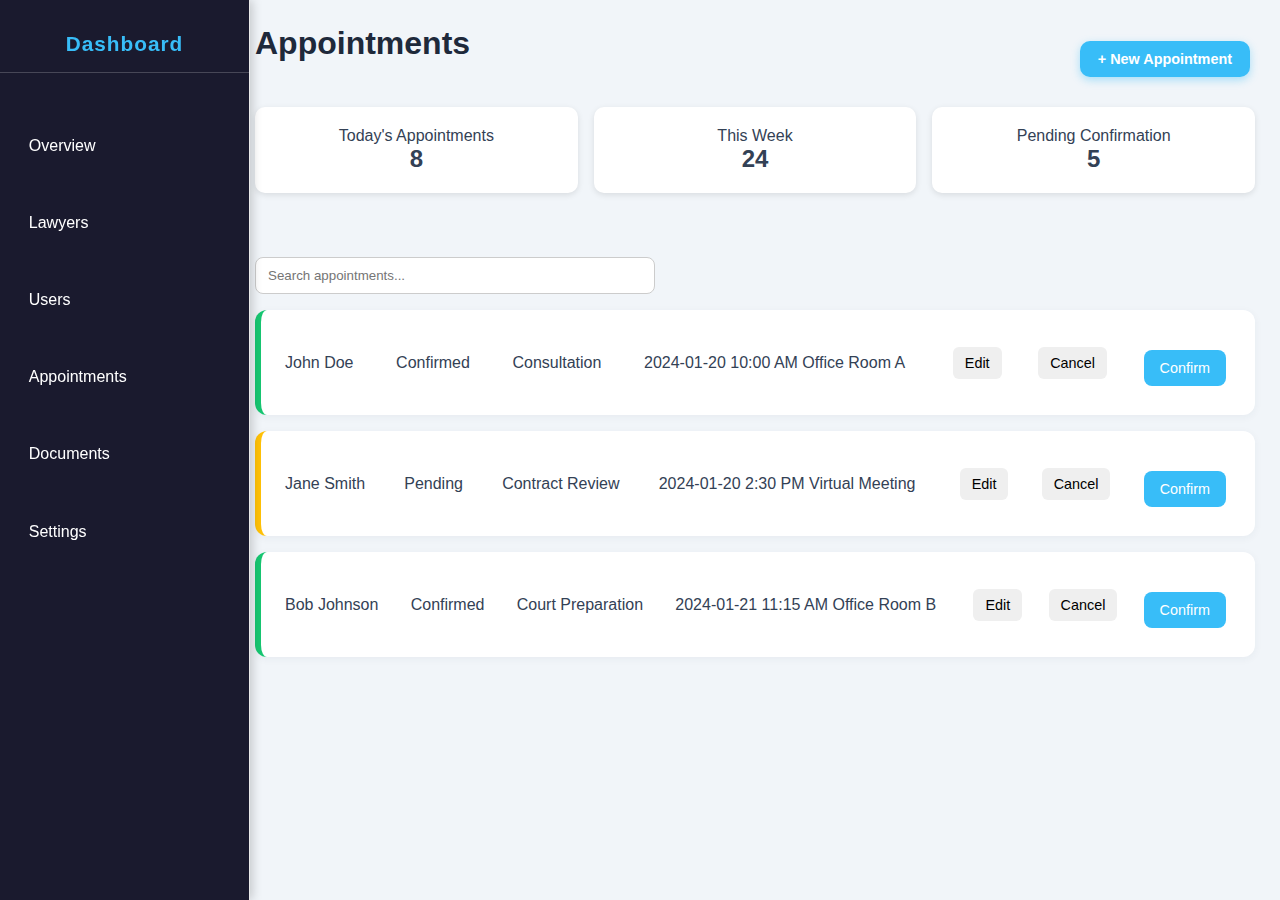
<file: appointments.html>
<!DOCTYPE html>
<html lang="en">
<head>
  <meta charset="UTF-8">
  <meta name="viewport" content="width=device-width, initial-scale=1.0">
  <title>Appointments</title>
  <link rel="stylesheet" href="style.css">
</head>
<body>
  <aside class="sidebar"> 

  <div class="sidebar-header">Dashboard</div>
  <nav>
    <ul>
      <li id="nav-overview"><a href="index.html">Overview</a></li>
      <li id="nav-lawyers"><a href="lawyers.html">Lawyers</a></li>
      <li id="nav-users"><a href="users.html">Users</a></li>
      <li id="nav-appointments"><a href="appointments.html">Appointments</a></li>
      <li id="nav-documents"><a href="documents.html">Documents</a></li>
      <li id="nav-settings"><a href="settings.html">Settings</a></li>
    </ul>
  </nav>
  </aside>
  <main>
    <header class="main-header">
      <h1>Appointments</h1>
      <button class="primary-btn">+ New Appointment</button>
    </header>
    <section class="dashboard-cards">
      <div class="card"><span>Today's Appointments</span><h2>8</h2></div>
      <div class="card"><span>This Week</span><h2>24</h2></div>
      <div class="card"><span>Pending Confirmation</span><h2>5</h2></div>
    </section>
    <section class="appointments-list">
      <input class="search-bar" type="text" placeholder="Search appointments...">
      <div class="appointment-card confirmed">
        <span>John Doe</span>
        <span>Confirmed</span>
        <span>Consultation</span>
        <span>2024-01-20 10:00 AM Office Room A</span>
        <button>Edit</button>
        <button>Cancel</button>
        <button class="primary-btn">Confirm</button>
      </div>
      <div class="appointment-card pending">
        <span>Jane Smith</span>
        <span>Pending</span>
        <span>Contract Review</span>
        <span>2024-01-20 2:30 PM Virtual Meeting</span>
        <button>Edit</button>
        <button>Cancel</button>
        <button class="primary-btn">Confirm</button>
      </div>
      <div class="appointment-card confirmed">
        <span>Bob Johnson</span>
        <span>Confirmed</span>
        <span>Court Preparation</span>
        <span>2024-01-21 11:15 AM Office Room B</span>
        <button>Edit</button>
        <button>Cancel</button>
        <button class="primary-btn">Confirm</button>
      </div>
    </section>
  </main>
  <script src="app.js"></script>
</body>
</html>
</file>
<file: style.css>
body {
  font-family: 'Segoe UI', Arial, sans-serif;
  margin: 0;
  display: flex;
  min-height: 100vh;
  background: #f7f9fb;
}

.sidebar {
  width: 220px;
  background: #253858;
  border-right: 1px solid #eaeaea;
  padding: 2rem 1rem;
  height: 100vh;
  position: fixed;
  left: 0;
  top: 0;
  color:#fff;
  
}
.sidebar-header {
	font-weight:bold;
	
  font-size: 1.5rem;
  margin-bottom: 2rem;
}
.sidebar nav ul {
	list-style:none;
	padding:0;
}
.sidebar nav ul li {
	cursor:pointer;
	border-radius:8px;
	margin-bottom:8px;
  
  padding: 0.8rem;
  
}
.sidebar nav ul li: hover{
	background:#42526e;
}
.sidebar nav ul li a {
  color: #fff;
  text-decoration: none;
}
.sidebar nav ul li.active a {
  font-weight: bold;
  color: #4073f3;
}
main {
  margin-left: 230px;
  padding: 2rem;
  flex: 1;
  min-width: 0;
}
.main-header {
  display: flex;
  justify-content: space-between;
  align-items: center;
  margin-bottom: 2rem;
}
.dashboard-cards, .grid-cards {
  display: flex;
  gap: 1rem;
  margin-bottom: 1.5rem;
  flex-wrap: wrap;
}
.card, .panel, .appointment-card, .lawyer-card {
  background: #fff;
  border-radius: 12px;
  box-shadow: 0 2px 8px rgba(42, 59, 85, 0.05);
  padding: 1.5rem;
  margin-bottom: 1rem;
  min-width: 160px;
  flex: 1;
}
.panel-section {
  display: flex;
  gap: 1.5rem;
  margin-bottom: 2rem;
}
.panel {
  display: flex;
  flex-direction: column;
  justify-content: space-between;
  flex: 1 1 45%;
}
.primary-btn {
  background: #4073f3;
  color: #fff;
  border: none;
  border-radius: 8px;
  padding: 0.6rem 1.5rem;
  margin-top: 1rem;
  cursor: pointer;
  font-weight: 500;
}
.header-actions, .filter-btns {
  display: flex;
  gap: 0.5rem;
}
.grid-cards > div {
  background: #f8fafb;
  border-radius: 10px;
  padding: 1rem 1.5rem;
  min-width: 110px;
  text-align: center;
}

.search-bar {
  width: 100%;
  max-width: 400px;
  padding: 0.7rem 1.2rem;
  border-radius: 6px;
  border: 1px solid #ececec;
  margin-bottom: 1rem;
}

.appointments-list, .lawyers-list {
  margin-top: 1.5rem;
}
.appointment-card, .lawyer-card {
  display: flex;
  flex-wrap: wrap;
  align-items: center;
  justify-content: space-between;
  gap: 1rem;
}
.appointment-card span, .lawyer-card p, .lawyer-card small {
  margin-right: 1rem;
}
.appointment-card.confirmed {
  border-left: 6px solid #17c671;
}
.appointment-card.pending {
  border-left: 6px solid #ffc107;
}
.lawyer-card.approved {
  border-left: 6px solid #17c671;
}
.lawyer-card.pending {
  border-left: 6px solid #ffc107;
}
.lawyer-card.rejected {
  border-left: 6px solid #dc3545;
}
.approve-btn {
  background: #17c671;
  color: #fff;
  padding: 0.5rem 1rem;
  border: none;
  border-radius: 8px;
  cursor: pointer;
}
.delete-btn {
  background: #dc3545;
  color: #fff;
  padding: 0.5rem 1rem;
  border: none;
  border-radius: 8px;
  cursor: pointer;
}

@media (max-width: 900px) {
  .sidebar { width:60px; padding:1rem 0;}
  main { margin-left: 60px; padding:1rem;}
  .sidebar-header { display:none;}
  .panel-section, .dashboard-cards { flex-direction:column; }
  .main-header { flex-direction:column; align-items:flex-start; gap:1rem;}
}

@media (max-width: 600px) {
  .sidebar { display:none;}
  main { margin:0; padding:0.5rem;}
  .panel-section, .dashboard-cards, .grid-cards, .appointments-list, .lawyers-list { flex-direction:column; }
  .card, .panel, .appointment-card, .lawyer-card { padding:1rem 0.5rem;}
}
.card-link {
  text-decoration: none;
  color: inherit;
   display: flex;
  gap: 1rem;
  margin-bottom: 1.5rem;
  flex-wrap: wrap;
}
.card-link > div:hover {
  box-shadow: 0 2px 12px rgba(64, 115, 243, 0.2);
  transition: box-shadow 0.2s;
}

/* Reset default margins/paddings */
* {
  margin: 0;
  padding: 0;
  box-sizing: border-box;
  font-family: "Segoe UI", Tahoma, Geneva, Verdana, sans-serif;
}

/* Layout */
body {
  display: flex;
  height: 100vh;
  background: #f4f6f9;
  color: #333;
}

.sidebar {
  width: 240px;
  background: #1e293b;
  color: #fff;
  display: flex;
  flex-direction: column;
  padding: 20px 0;
}

.sidebar-header {
  font-size: 1.5rem;
  text-align: center;
  font-weight: bold;
  margin-bottom: 20px;
  color: #38bdf8;
}

.sidebar nav ul {
  list-style: none;
}

.sidebar nav ul li {
  margin: 10px 0;
}

.sidebar nav ul li a {
  text-decoration: none;
  color: #cbd5e1;
  padding: 10px 20px;
  display: block;
  border-radius: 6px;
  transition: 0.3s;
}

.sidebar nav ul li a:hover,
.sidebar nav ul li.active a {
  background: #38bdf8;
  color: #fff;
}

main {
  flex: 1;
  display: flex;
  flex-direction: column;
  padding: 20px;
}

.main-header h1 {
  font-size: 2rem;
  color: #1e293b;
  margin-bottom: 20px;
}

/* Search + Filters */
.search-section {
  display: flex;
  align-items: center;
  justify-content: space-between;
  margin-bottom: 20px;
}

.search-bar {
  flex: 1;
  padding: 10px 12px;
  border-radius: 8px;
  border: 1px solid #ccc;
  margin-right: 20px;
}

.filter-btns button {
  background: #f1f5f9;
  border: none;
  padding: 8px 15px;
  margin-left: 5px;
  border-radius: 6px;
  cursor: pointer;
  transition: 0.2s;
}

.filter-btns button:hover {
  background: #38bdf8;
  color: #fff;
}

/* Table */
table {
  width: 100%;
  border-collapse: collapse;
  background: #fff;
  border-radius: 8px;
  overflow: hidden;
  box-shadow: 0 2px 6px rgba(0,0,0,0.1);
}

thead {
  background: #1e293b;
  color: #fff;
}

th, td {
  padding: 12px 15px;
  text-align: left;
}

tbody tr {
  border-bottom: 1px solid #eee;
}

tbody tr:hover {
  background: #f1f5f9;
}

/* Buttons */
button {
  cursor: pointer;
  border: none;
  border-radius: 6px;
  padding: 8px 12px;
  margin: 5px;
  font-size: 0.9rem;
}

button:hover {
  opacity: 0.9;
}

button.add-btn {
  background: #38bdf8;
  color: #fff;
  font-weight: bold;
}

/* Modal */
#userModal {
  position: fixed;
  top: 50%;
  left: 50%;
  transform: translate(-50%, -50%);
  background: #fff;
  padding: 25px;
  border-radius: 10px;
  box-shadow: 0 4px 12px rgba(0,0,0,0.2);
  z-index: 1000;
  width: 350px;
  text-align: center;
}

#userModal input,
#userModal select {
  width: 100%;
  padding: 10px;
  margin: 8px 0;
  border-radius: 6px;
  border: 1px solid #ccc;
}

#userModal button {
  width: 45%;
  margin: 10px 5px;
}

#userModal button:first-child {
  background: #38bdf8;
  color: #fff;
}

#userModal button:last-child {
  background: #e5e7eb;
}




/* Reset defaults */
* {
  margin: 0;
  padding: 0;
  box-sizing: border-box;
  font-family: "Segoe UI", Tahoma, Geneva, Verdana, sans-serif;
}

body {
  display: flex;
  height: 100vh;
  background: #f4f6f9;
  color: #333;
}

/* Sidebar */
.sidebar {
  width: 240px;
  background: #1e293b;
  color: #fff;
  display: flex;
  flex-direction: column;
  padding: 20px 0;
}

.sidebar-header {
  font-size: 1.5rem;
  text-align: center;
  font-weight: bold;
  margin-bottom: 20px;
  color: #38bdf8;
}

.sidebar nav ul {
  list-style: none;
}

.sidebar nav ul li {
  margin: 10px 0;
}

.sidebar nav ul li a {
  text-decoration: none;
  color: #cbd5e1;
  padding: 10px 20px;
  display: block;
  border-radius: 6px;
  transition: 0.3s;
}

.sidebar nav ul li a:hover,
.sidebar nav ul li.active a {
  background: #38bdf8;
  color: #fff;
}

/* Main layout */
main {
  flex: 1;
  display: flex;
  flex-direction: column;
  padding: 20px;
}

.main-header {
  display: flex;
  align-items: center;
  justify-content: space-between;
  margin-bottom: 20px;
}

.main-header h1 {
  font-size: 2rem;
  color: #1e293b;
}

.header-actions button {
  background: #f1f5f9;
  border: none;
  padding: 10px;
  border-radius: 50%;
  margin-left: 10px;
  cursor: pointer;
  transition: 0.3s;
  font-size: 1.1rem;
}

.header-actions button:hover {
  background: #38bdf8;
  color: #fff;
}

/* Grid Cards */
.grid-cards {
  display: grid;
  grid-template-columns: repeat(auto-fit, minmax(160px, 1fr));
  gap: 20px;
  margin-bottom: 25px;
}

.card, .grid-cards > div {
  background: #fff;
  padding: 20px;
  border-radius: 10px;
  box-shadow: 0 2px 6px rgba(0,0,0,0.1);
  text-align: center;
  transition: transform 0.2s, box-shadow 0.2s;
}

.card h4, .grid-cards > div h4 {
  font-size: 1.1rem;
  color: #1e293b;
  margin-bottom: 10px;
}

.card p, .grid-cards > div p {
  font-size: 1.4rem;
  font-weight: bold;
  color: #38bdf8;
}

.card:hover, .grid-cards > div:hover {
  transform: translateY(-4px);
  box-shadow: 0 4px 12px rgba(0,0,0,0.15);
}

/* Card link wrapper */
.card-link {
  text-decoration: none;
  color: inherit;
}

/* Panels */
.panel-section {
  display: grid;
  grid-template-columns: 1fr 1fr;
  gap: 20px;
  margin-bottom: 25px;
}

.panel {
  background: #fff;
  padding: 20px;
  border-radius: 10px;
  box-shadow: 0 2px 6px rgba(0,0,0,0.1);
  display: flex;
  align-items: center;
  justify-content: space-between;
}

.panel h3 {
  font-size: 1.2rem;
  color: #1e293b;
  margin-bottom: 6px;
}

.panel p {
  font-size: 0.9rem;
  color: #64748b;
}

/* Buttons */
.primary-btn {
  background: #38bdf8;
  border: none;
  color: #fff;
  padding: 10px 16px;
  border-radius: 8px;
  cursor: pointer;
  font-size: 0.9rem;
  transition: 0.3s;
}

.primary-btn:hover {
  background: #0284c7;
}



/* Reset defaults */
* {
  margin: 0;
  padding: 0;
  box-sizing: border-box;
  font-family: "Segoe UI", Tahoma, Geneva, Verdana, sans-serif;
}

body {
  display: flex;
  height: 100vh;
  background: #f4f6f9;
  color: #333;
}

/* Sidebar */
.sidebar {
  width: 240px;
  background: #1e293b;
  color: #fff;
  display: flex;
  flex-direction: column;
  padding: 20px 0;
}

.sidebar-header {
  font-size: 1.5rem;
  text-align: center;
  font-weight: bold;
  margin-bottom: 20px;
  color: #38bdf8;
}

.sidebar nav ul {
  list-style: none;
}

.sidebar nav ul li {
  margin: 10px 0;
}

.sidebar nav ul li a {
  text-decoration: none;
  color: #cbd5e1;
  padding: 10px 20px;
  display: block;
  border-radius: 6px;
  transition: 0.3s;
}

.sidebar nav ul li a:hover,
.sidebar nav ul li.active a {
  background: #38bdf8;
  color: #fff;
}

/* Main Layout */
main {
  flex: 1;
  display: flex;
  flex-direction: column;
  padding: 20px;
}

.main-header {
  display: flex;
  align-items: center;
  justify-content: space-between;
  margin-bottom: 20px;
}

.main-header h1 {
  font-size: 2rem;
  color: #1e293b;
}

.main-header button {
  background: #38bdf8;
  color: #fff;
  padding: 10px 16px;
  border: none;
  border-radius: 8px;
  cursor: pointer;
  transition: 0.3s;
  font-weight: bold;
}

.main-header button:hover {
  background: #0284c7;
}

/* Search & Filters */
#searchInput {
  padding: 10px 12px;
  border-radius: 8px;
  border: 1px solid #ccc;
  margin-bottom: 15px;
  width: 100%;
}

.filter-btns {
  margin-bottom: 20px;
}

.filter-btns button {
  background: #f1f5f9;
  border: none;
  padding: 8px 15px;
  margin-right: 10px;
  border-radius: 6px;
  cursor: pointer;
  transition: 0.2s;
}

.filter-btns button:hover {
  background: #38bdf8;
  color: #fff;
}

/* Lawyer List */
#lawyersList {
  display: grid;
  grid-template-columns: repeat(auto-fit, minmax(250px, 1fr));
  gap: 15px;
}

.lawyer-card {
  background: #fff;
  padding: 15px;
  border-radius: 10px;
  box-shadow: 0 2px 6px rgba(0,0,0,0.1);
  transition: 0.3s;
}

.lawyer-card:hover {
  transform: translateY(-4px);
  box-shadow: 0 4px 12px rgba(0,0,0,0.15);
}

.lawyer-card h3 {
  font-size: 1.2rem;
  margin-bottom: 5px;
  color: #1e293b;
}

.lawyer-card p {
  font-size: 0.9rem;
  color: #64748b;
  margin-bottom: 4px;
}

/* Status badge */
.status {
  display: inline-block;
  padding: 4px 8px;
  border-radius: 6px;
  font-size: 0.8rem;
  font-weight: bold;
}

.status.pending {
  background: #facc15;
  color: #fff;
}

.status.approved {
  background: #22c55e;
  color: #fff;
}

.status.rejected {
  background: #ef4444;
  color: #fff;
}

/* Modal */
.modal {
  position: fixed;
  top: 0;
  left: 0;
  width: 100%;
  height: 100%;
  background: rgba(0,0,0,0.5);
  display: flex;
  align-items: center;
  justify-content: center;
  z-index: 1000;
}

.modal-content {
  background: #fff;
  padding: 25px;
  border-radius: 10px;
  width: 400px;
  max-width: 90%;
  box-shadow: 0 4px 12px rgba(0,0,0,0.2);
  animation: fadeIn 0.3s ease;
}

.modal-content h2 {
  margin-bottom: 15px;
  color: #1e293b;
}

.modal-content input,
.modal-content select {
  width: 100%;
  padding: 10px;
  margin: 8px 0;
  border-radius: 6px;
  border: 1px solid #ccc;
}

.modal-content button {
  padding: 10px 16px;
  border: none;
  border-radius: 8px;
  margin: 8px 5px 0;
  cursor: pointer;
}

.modal-content button:first-of-type {
  background: #38bdf8;
  color: #fff;
}

.modal-content button:last-of-type {
  background: #e5e7eb;
}

@keyframes fadeIn {
  from {opacity: 0; transform: scale(0.95);}
  to {opacity: 1; transform: scale(1);}
}



/* Reset defaults */
* {
  margin: 0;
  padding: 0;
  box-sizing: border-box;
  font-family: "Inter", "Segoe UI", Tahoma, Geneva, Verdana, sans-serif;
}

body {
  display: flex;
  height: 100vh;
  background: #f1f5f9;
  color: #334155;
}

/* Sidebar */
.sidebar {
  width: 240px;
  background: linear-gradient(180deg, #1e293b, #0f172a);
  color: #fff;
  display: flex;
  flex-direction: column;
  padding: 20px 0;
  box-shadow: 2px 0 10px rgba(0,0,0,0.2);
}

.sidebar-header {
  font-size: 1.6rem;
  text-align: center;
  font-weight: 700;
  margin-bottom: 30px;
  color: #38bdf8;
  letter-spacing: 1px;
}

.sidebar nav ul {
  list-style: none;
}

.sidebar nav ul li {
  margin: 12px 0;
}

.sidebar nav ul li a {
  text-decoration: none;
  color: #cbd5e1;
  padding: 12px 20px;
  display: flex;
  align-items: center;
  gap: 10px;
  border-radius: 8px;
  transition: all 0.3s ease;
}

.sidebar nav ul li a:hover,
.sidebar nav ul li.active a {
  background: #38bdf8;
  color: #fff;
  transform: translateX(6px);
}

/* Main Layout */
main {
  flex: 1;
  display: flex;
  flex-direction: column;
  padding: 25px;
  overflow-y: auto;
}

.main-header {
  display: flex;
  align-items: center;
  justify-content: space-between;
  margin-bottom: 25px;
}

.main-header h1 {
  font-size: 2rem;
  font-weight: 700;
  color: #1e293b;
}

.main-header button {
  background: #38bdf8;
  color: #fff;
  padding: 10px 18px;
  border: none;
  border-radius: 10px;
  cursor: pointer;
  font-weight: 600;
  transition: all 0.3s;
  box-shadow: 0 3px 8px rgba(56,189,248,0.4);
}

.main-header button:hover {
  background: #0284c7;
  transform: scale(1.05);
}

/* Search & Filters */
#searchInput {
  padding: 12px 14px;
  border-radius: 10px;
  border: 1px solid #cbd5e1;
  margin-bottom: 20px;
  width: 100%;
  transition: 0.2s;
}

#searchInput:focus {
  border-color: #38bdf8;
  outline: none;
  box-shadow: 0 0 6px rgba(56,189,248,0.4);
}

.filter-btns {
  margin-bottom: 25px;
}

.filter-btns button {
  background: #e2e8f0;
  border: none;
  padding: 10px 18px;
  margin-right: 10px;
  border-radius: 8px;
  cursor: pointer;
  font-weight: 500;
  transition: all 0.3s ease;
}

.filter-btns button:hover {
  background: #38bdf8;
  color: #fff;
  transform: translateY(-2px);
}

/* Lawyer List */
#lawyersList {
  display: grid;
  grid-template-columns: repeat(auto-fit, minmax(280px, 1fr));
  gap: 20px;
}

.lawyer-card {
  background: #fff;
  padding: 20px;
  border-radius: 14px;
  box-shadow: 0 2px 8px rgba(0,0,0,0.08);
  transition: all 0.3s;
  position: relative;
  overflow: hidden;
}

.lawyer-card::before {
  content: "";
  position: absolute;
  top: 0;
  left: 0;
  height: 6px;
  width: 100%;
  background: linear-gradient(90deg, #38bdf8, #22c55e);
  border-top-left-radius: 14px;
  border-top-right-radius: 14px;
}

.lawyer-card:hover {
  transform: translateY(-5px);
  box-shadow: 0 6px 16px rgba(0,0,0,0.15);
}

.lawyer-card h3 {
  font-size: 1.25rem;
  margin-bottom: 6px;
  color: #1e293b;
}

.lawyer-card p {
  font-size: 0.95rem;
  color: #475569;
  margin-bottom: 6px;
}

/* Status badge */
.status {
  display: inline-flex;
  align-items: center;
  gap: 6px;
  padding: 6px 10px;
  border-radius: 8px;
  font-size: 0.85rem;
  font-weight: 600;
  margin-top: 10px;
}

.status.pending {
  background: #facc15;
  color: #fff;
}

.status.approved {
  background: #22c55e;
  color: #fff;
}

.status.rejected {
  background: #ef4444;
  color: #fff;
}

/* Modal */
.modal {
  position: fixed;
  top: 0;
  left: 0;
  width: 100%;
  height: 100%;
  background: rgba(0,0,0,0.5);
  display: flex;
  align-items: center;
  justify-content: center;
  z-index: 1000;
  animation: fadeIn 0.3s ease;
}

.modal-content {
  background: #fff;
  padding: 30px;
  border-radius: 14px;
  width: 420px;
  max-width: 95%;
  box-shadow: 0 6px 16px rgba(0,0,0,0.25);
  animation: slideUp 0.35s ease;
}

.modal-content h2 {
  margin-bottom: 20px;
  color: #1e293b;
  font-weight: 700;
}

.modal-content input,
.modal-content select {
  width: 100%;
  padding: 12px;
  margin: 10px 0;
  border-radius: 8px;
  border: 1px solid #cbd5e1;
  transition: border 0.2s, box-shadow 0.2s;
}

.modal-content input:focus,
.modal-content select:focus {
  border-color: #38bdf8;
  box-shadow: 0 0 6px rgba(56,189,248,0.4);
  outline: none;
}

.modal-content button {
  padding: 10px 16px;
  border: none;
  border-radius: 8px;
  margin: 12px 6px 0;
  cursor: pointer;
  font-weight: 600;
}

.modal-content button:first-of-type {
  background: #38bdf8;
  color: #fff;
  box-shadow: 0 3px 8px rgba(56,189,248,0.4);
}

.modal-content button:first-of-type:hover {
  background: #0284c7;
}

.modal-content button:last-of-type {
  background: #e2e8f0;
  color: #1e293b;
}

.modal-content button:last-of-type:hover {
  background: #cbd5e1;
}

/* Animations */
@keyframes fadeIn {
  from {opacity: 0;}
  to {opacity: 1;}
}

@keyframes slideUp {
  from {transform: translateY(20px); opacity: 0;}
  to {transform: translateY(0); opacity: 1;}
}




/* Base sidebar */
.sidebar {
  width: 250px;
  min-height: 100vh;
  background: #1a1a2e;
  color: #fff;
  position: fixed;
  top: 0;
  left: 0;
  padding: 1rem 0;
  transition: transform 0.3s ease-in-out;
}

/* Sidebar header */
.sidebar-header {
  font-size: 1.3rem;
  font-weight: bold;
  text-align: center;
  padding: 1rem;
  border-bottom: 1px solid rgba(255,255,255,0.2);
}

/* Sidebar navigation */
.sidebar nav ul {
  list-style: none;
  padding: 0;
  margin: 0;
}
.sidebar nav ul li {
  margin: 0.5rem 0;
}
.sidebar nav ul li a {
  display: block;
  padding: 0.8rem 1rem;
  text-decoration: none;
  color: #fff;
  transition: background 0.3s;
}
.sidebar nav ul li a:hover {
  background: rgba(255, 255, 255, 0.1);
}

/* For tablets (shrink sidebar) */
@media (max-width: 992px) {
  .sidebar {
    width: 200px;
  }
}

/* For phones (hide sidebar by default) */
@media (max-width: 768px) {
  .sidebar {
    transform: translateX(-100%);
  }
  .sidebar.active {
    transform: translateX(0);
  }
}

/* Add a hamburger button */
.hamburger {
  display: none;
  position: fixed;
  top: 1rem;
  left: 1rem;
  background: #1a1a2e;
  color: #fff;
  border: none;
  font-size: 1.5rem;
  cursor: pointer;
  z-index: 999;
}

@media (max-width: 768px) {
  .hamburger {
    display: block;
  }
}
</file>
